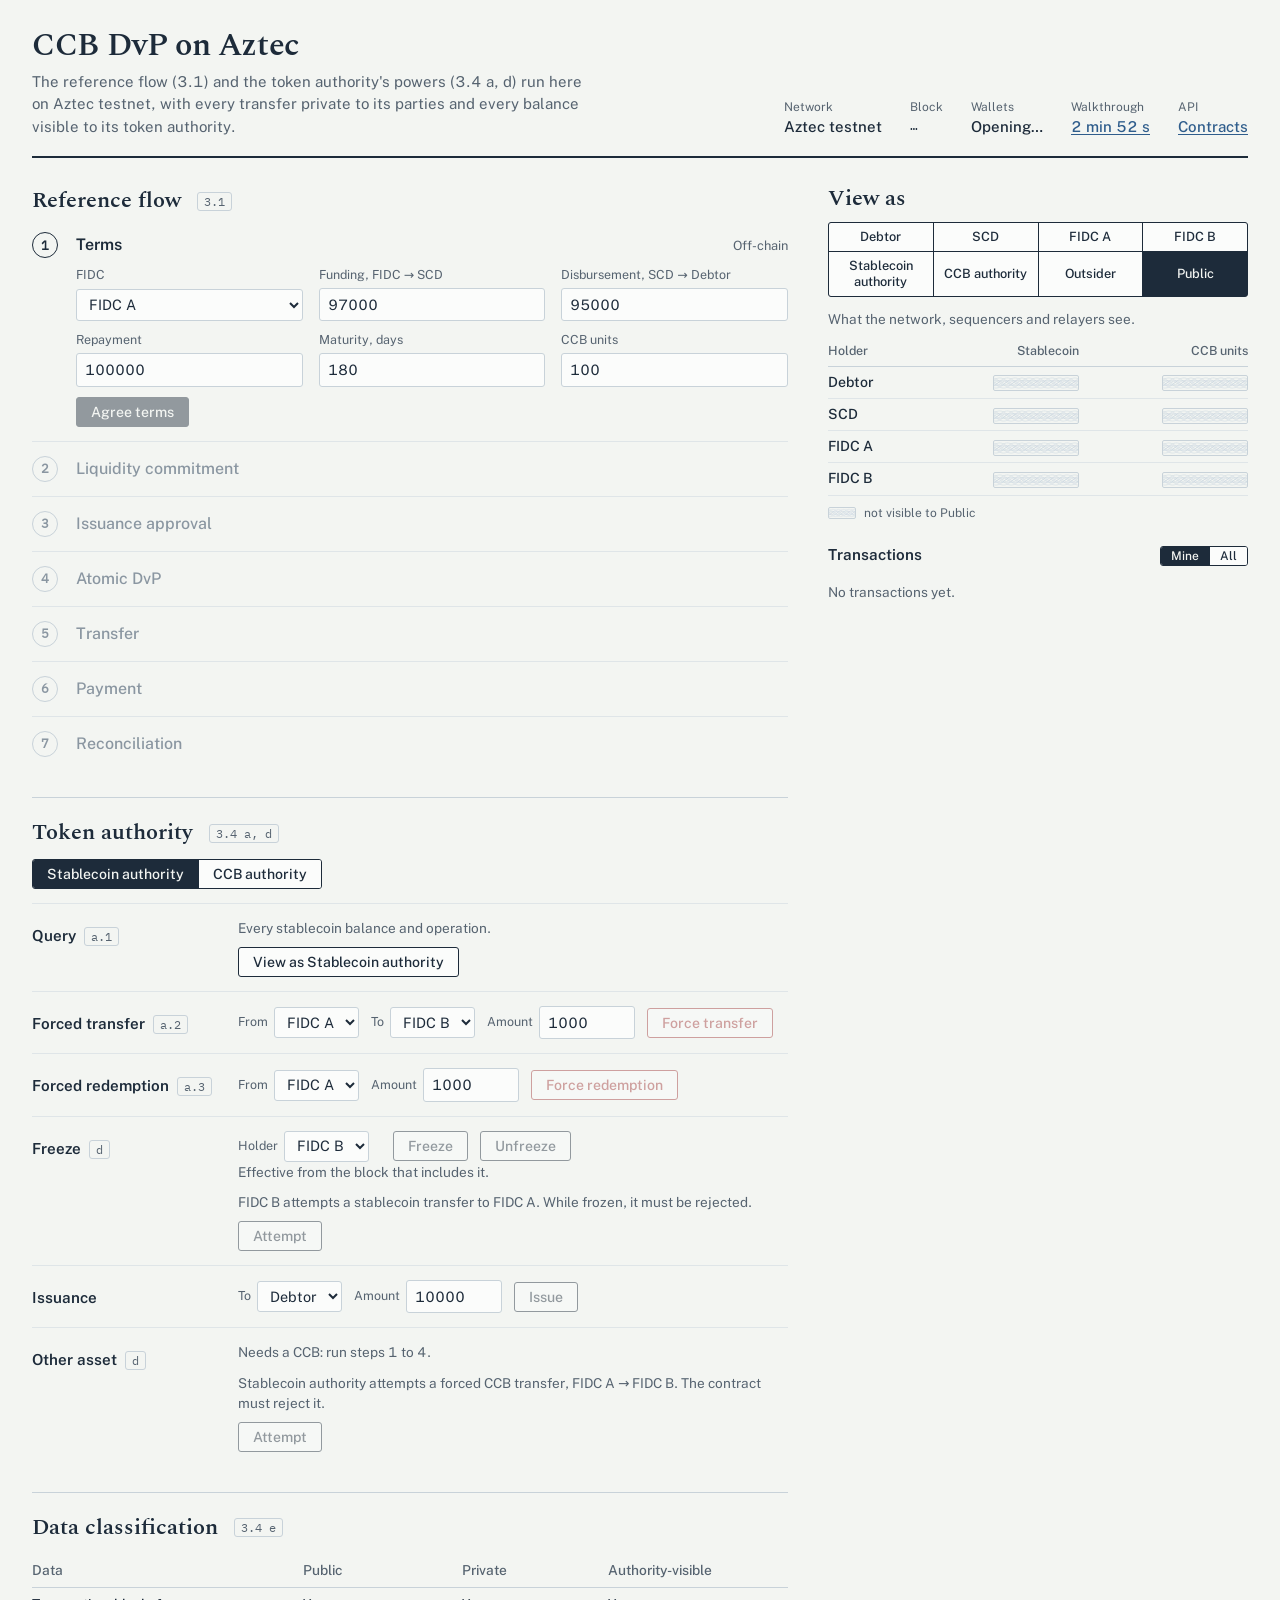
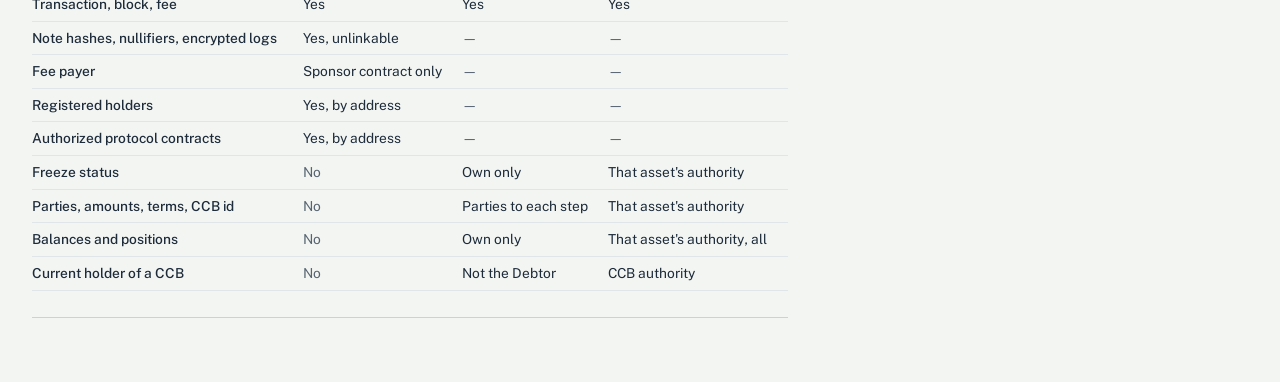
<file: index.html>
<!doctype html>
<html lang="en">
  <head>
    <meta charset="UTF-8" />
    <meta name="viewport" content="width=device-width, initial-scale=1.0" />
    <title>CCB DvP on Aztec</title>
    <script>
      // Proving uses every core only in a cross-origin-isolated page. Where the host does not send the headers for it,
      // a service worker adds them; the page reloads once under it.
      if (!window.crossOriginIsolated && window.isSecureContext && 'serviceWorker' in navigator) {
        navigator.serviceWorker.register('coi-sw.js').then(function (registration) {
          if (navigator.serviceWorker.controller || sessionStorage.getItem('coi-reloaded')) return;
          var reload = function () {
            sessionStorage.setItem('coi-reloaded', '1');
            location.reload();
          };
          var worker = registration.active ? null : registration.installing || registration.waiting;
          if (!worker) return reload();
          worker.addEventListener('statechange', function () {
            if (worker.state === 'activated') reload();
          });
        });
      }
    </script>
    <script type="module" crossorigin src="./assets/demo-DGh0-fZj.js"></script>
    <link rel="modulepreload" crossorigin href="./assets/client-Dk03ZQOG.js">
    <link rel="modulepreload" crossorigin href="./assets/narration-2aV3wpRt.js">
    <link rel="stylesheet" crossorigin href="./assets/client-BDe3JNSp.css">
  </head>
  <body>
    <div id="root"></div>
  </body>
</html>
</file>
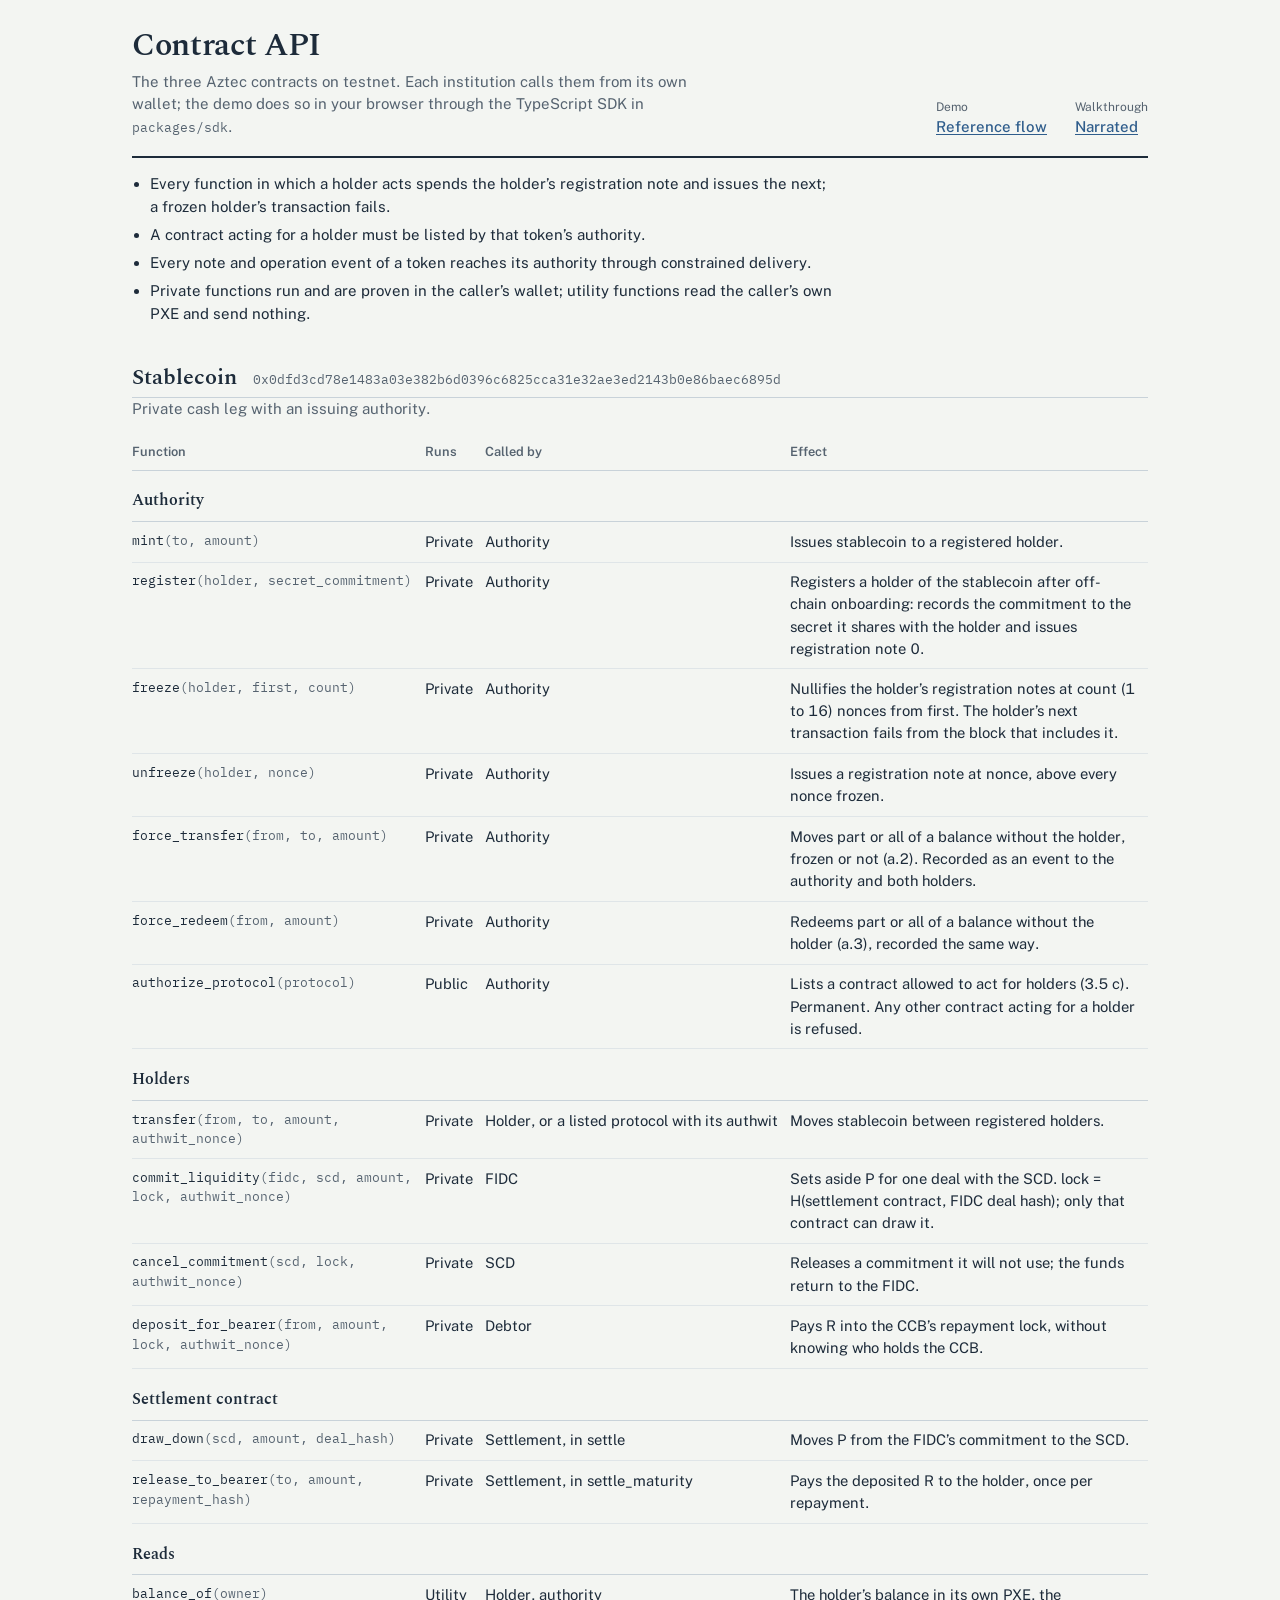
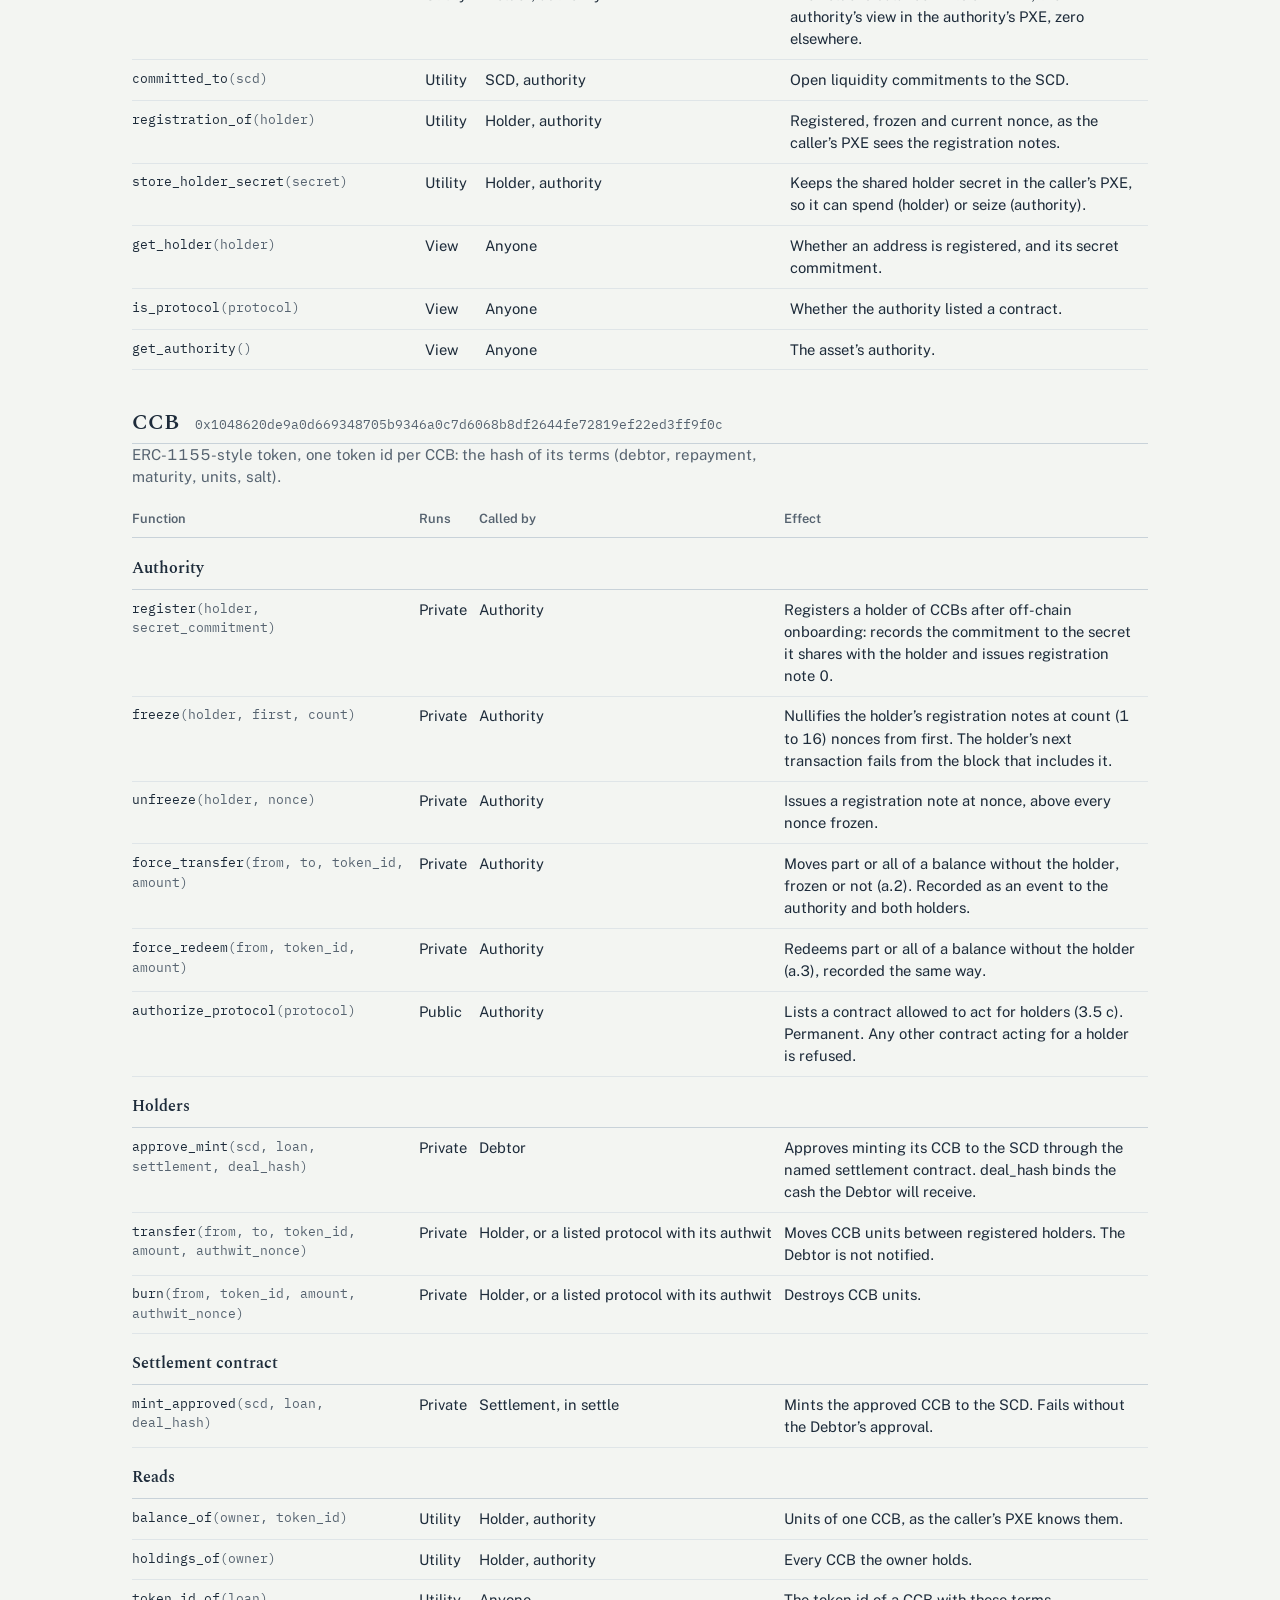
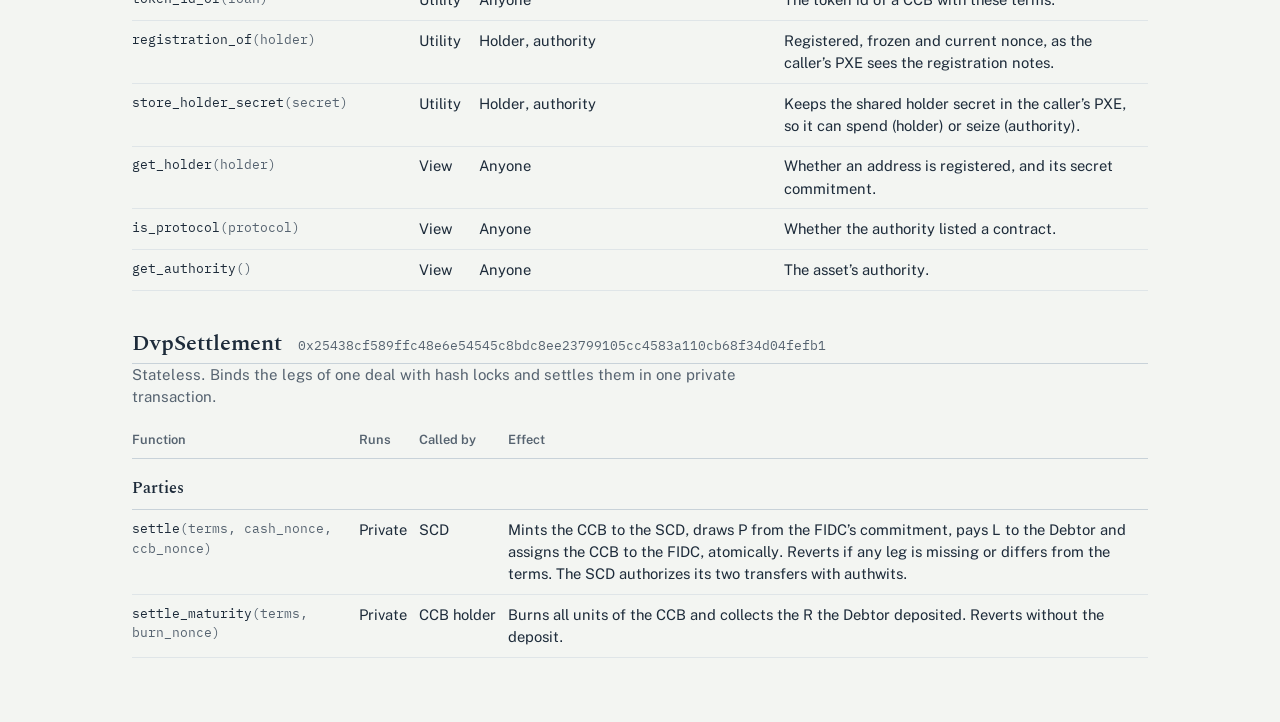
<file: api/index.html>
<!doctype html>
<html lang="en">
  <head>
    <meta charset="UTF-8" />
    <meta name="viewport" content="width=device-width, initial-scale=1.0" />
    <title>CCB DvP on Aztec: contract API</title>
    <script type="module" crossorigin src="../assets/api-D6VACxqR.js"></script>
    <link rel="modulepreload" crossorigin href="../assets/client-Dk03ZQOG.js">
    <link rel="modulepreload" crossorigin href="../assets/testnet-DpWUaeQD.js">
    <link rel="stylesheet" crossorigin href="../assets/client-BDe3JNSp.css">
    <link rel="stylesheet" crossorigin href="../assets/api-BdtbzPCs.css">
  </head>
  <body>
    <div id="root"></div>
  </body>
</html>
</file>
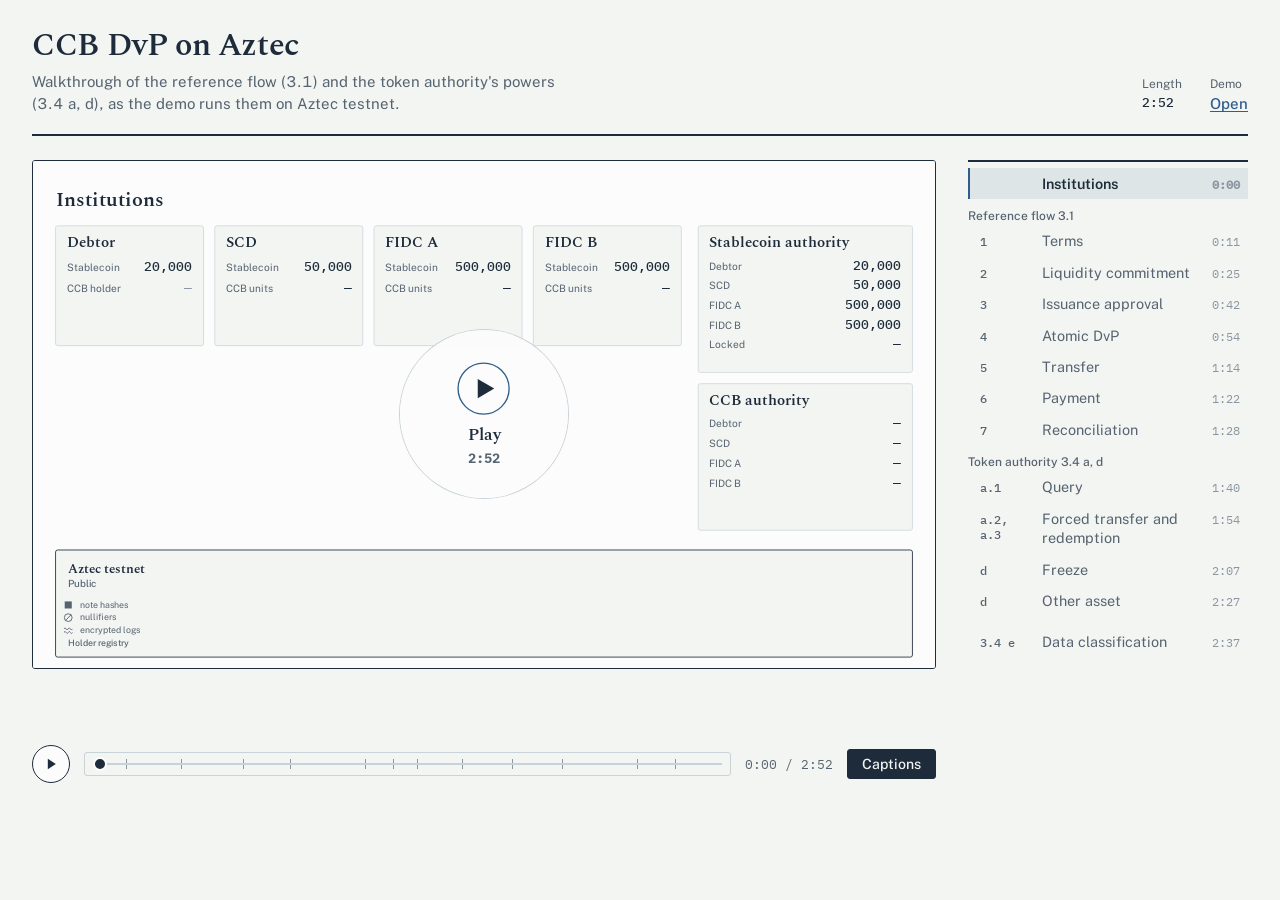
<file: walkthrough/index.html>
<!doctype html>
<html lang="en">
  <head>
    <meta charset="UTF-8" />
    <meta name="viewport" content="width=device-width, initial-scale=1.0" />
    <title>CCB DvP on Aztec: walkthrough</title>
    <script type="module" crossorigin src="../assets/walkthrough-DQ20u4HF.js"></script>
    <link rel="modulepreload" crossorigin href="../assets/client-Dk03ZQOG.js">
    <link rel="modulepreload" crossorigin href="../assets/narration-2aV3wpRt.js">
    <link rel="stylesheet" crossorigin href="../assets/client-BDe3JNSp.css">
    <link rel="stylesheet" crossorigin href="../assets/walkthrough-Ch6VvuQL.css">
  </head>
  <body>
    <div id="root"></div>
  </body>
</html>
</file>
<file: assets/client-BDe3JNSp.css>
@font-face{font-family:Spectral;font-style:normal;font-display:swap;font-weight:500;src:url(./spectral-cyrillic-ext-500-normal-bcG1qx3J.woff2) format("woff2"),url(./spectral-cyrillic-ext-500-normal-B5u3KHyE.woff) format("woff");unicode-range:U+0460-052F,U+1C80-1C8A,U+20B4,U+2DE0-2DFF,U+A640-A69F,U+FE2E-FE2F}@font-face{font-family:Spectral;font-style:normal;font-display:swap;font-weight:500;src:url(./spectral-cyrillic-500-normal-medSbGbm.woff2) format("woff2"),url(./spectral-cyrillic-500-normal-CNC_J6mt.woff) format("woff");unicode-range:U+0301,U+0400-045F,U+0490-0491,U+04B0-04B1,U+2116}@font-face{font-family:Spectral;font-style:normal;font-display:swap;font-weight:500;src:url(./spectral-vietnamese-500-normal-qnENts6X.woff2) format("woff2"),url(./spectral-vietnamese-500-normal-BfZg6KYt.woff) format("woff");unicode-range:U+0102-0103,U+0110-0111,U+0128-0129,U+0168-0169,U+01A0-01A1,U+01AF-01B0,U+0300-0301,U+0303-0304,U+0308-0309,U+0323,U+0329,U+1EA0-1EF9,U+20AB}@font-face{font-family:Spectral;font-style:normal;font-display:swap;font-weight:500;src:url(./spectral-latin-ext-500-normal-CC9VEg_t.woff2) format("woff2"),url(./spectral-latin-ext-500-normal-Bmnp8FUT.woff) format("woff");unicode-range:U+0100-02BA,U+02BD-02C5,U+02C7-02CC,U+02CE-02D7,U+02DD-02FF,U+0304,U+0308,U+0329,U+1D00-1DBF,U+1E00-1E9F,U+1EF2-1EFF,U+2020,U+20A0-20AB,U+20AD-20C0,U+2113,U+2C60-2C7F,U+A720-A7FF}@font-face{font-family:Spectral;font-style:normal;font-display:swap;font-weight:500;src:url(./spectral-latin-500-normal-nNjq7_Cd.woff2) format("woff2"),url(./spectral-latin-500-normal-PrYyf_gG.woff) format("woff");unicode-range:U+0000-00FF,U+0131,U+0152-0153,U+02BB-02BC,U+02C6,U+02DA,U+02DC,U+0304,U+0308,U+0329,U+2000-206F,U+20AC,U+2122,U+2191,U+2193,U+2212,U+2215,U+FEFF,U+FFFD}@font-face{font-family:Spectral;font-style:normal;font-display:swap;font-weight:600;src:url(./spectral-cyrillic-ext-600-normal-CvRHnPuy.woff2) format("woff2"),url(./spectral-cyrillic-ext-600-normal-BVATWin6.woff) format("woff");unicode-range:U+0460-052F,U+1C80-1C8A,U+20B4,U+2DE0-2DFF,U+A640-A69F,U+FE2E-FE2F}@font-face{font-family:Spectral;font-style:normal;font-display:swap;font-weight:600;src:url(./spectral-cyrillic-600-normal-Dl75bDKp.woff2) format("woff2"),url(./spectral-cyrillic-600-normal-veT-ELBO.woff) format("woff");unicode-range:U+0301,U+0400-045F,U+0490-0491,U+04B0-04B1,U+2116}@font-face{font-family:Spectral;font-style:normal;font-display:swap;font-weight:600;src:url(./spectral-vietnamese-600-normal-ZNiwCzjU.woff2) format("woff2"),url(./spectral-vietnamese-600-normal-esmjhrFa.woff) format("woff");unicode-range:U+0102-0103,U+0110-0111,U+0128-0129,U+0168-0169,U+01A0-01A1,U+01AF-01B0,U+0300-0301,U+0303-0304,U+0308-0309,U+0323,U+0329,U+1EA0-1EF9,U+20AB}@font-face{font-family:Spectral;font-style:normal;font-display:swap;font-weight:600;src:url(./spectral-latin-ext-600-normal-DKlDBbgb.woff2) format("woff2"),url(./spectral-latin-ext-600-normal-DnKmvInL.woff) format("woff");unicode-range:U+0100-02BA,U+02BD-02C5,U+02C7-02CC,U+02CE-02D7,U+02DD-02FF,U+0304,U+0308,U+0329,U+1D00-1DBF,U+1E00-1E9F,U+1EF2-1EFF,U+2020,U+20A0-20AB,U+20AD-20C0,U+2113,U+2C60-2C7F,U+A720-A7FF}@font-face{font-family:Spectral;font-style:normal;font-display:swap;font-weight:600;src:url(./spectral-latin-600-normal-DE3OxvnQ.woff2) format("woff2"),url(./spectral-latin-600-normal-DXnQJnYb.woff) format("woff");unicode-range:U+0000-00FF,U+0131,U+0152-0153,U+02BB-02BC,U+02C6,U+02DA,U+02DC,U+0304,U+0308,U+0329,U+2000-206F,U+20AC,U+2122,U+2191,U+2193,U+2212,U+2215,U+FEFF,U+FFFD}@font-face{font-family:Public Sans;font-style:normal;font-display:swap;font-weight:400;src:url(./public-sans-vietnamese-400-normal-TxZB8OSn.woff2) format("woff2"),url(./public-sans-vietnamese-400-normal-BO1meqcx.woff) format("woff");unicode-range:U+0102-0103,U+0110-0111,U+0128-0129,U+0168-0169,U+01A0-01A1,U+01AF-01B0,U+0300-0301,U+0303-0304,U+0308-0309,U+0323,U+0329,U+1EA0-1EF9,U+20AB}@font-face{font-family:Public Sans;font-style:normal;font-display:swap;font-weight:400;src:url(./public-sans-latin-ext-400-normal-mk90oQqJ.woff2) format("woff2"),url(./public-sans-latin-ext-400-normal-B02wwOdZ.woff) format("woff");unicode-range:U+0100-02BA,U+02BD-02C5,U+02C7-02CC,U+02CE-02D7,U+02DD-02FF,U+0304,U+0308,U+0329,U+1D00-1DBF,U+1E00-1E9F,U+1EF2-1EFF,U+2020,U+20A0-20AB,U+20AD-20C0,U+2113,U+2C60-2C7F,U+A720-A7FF}@font-face{font-family:Public Sans;font-style:normal;font-display:swap;font-weight:400;src:url(./public-sans-latin-400-normal-8Rpg0ruU.woff2) format("woff2"),url(./public-sans-latin-400-normal-SBbinRkI.woff) format("woff");unicode-range:U+0000-00FF,U+0131,U+0152-0153,U+02BB-02BC,U+02C6,U+02DA,U+02DC,U+0304,U+0308,U+0329,U+2000-206F,U+20AC,U+2122,U+2191,U+2193,U+2212,U+2215,U+FEFF,U+FFFD}@font-face{font-family:Public Sans;font-style:normal;font-display:swap;font-weight:500;src:url(./public-sans-vietnamese-500-normal-DjztbcKe.woff2) format("woff2"),url(./public-sans-vietnamese-500-normal-CXYe29CY.woff) format("woff");unicode-range:U+0102-0103,U+0110-0111,U+0128-0129,U+0168-0169,U+01A0-01A1,U+01AF-01B0,U+0300-0301,U+0303-0304,U+0308-0309,U+0323,U+0329,U+1EA0-1EF9,U+20AB}@font-face{font-family:Public Sans;font-style:normal;font-display:swap;font-weight:500;src:url(./public-sans-latin-ext-500-normal-DC-z7ASZ.woff2) format("woff2"),url(./public-sans-latin-ext-500-normal-BHCCp-na.woff) format("woff");unicode-range:U+0100-02BA,U+02BD-02C5,U+02C7-02CC,U+02CE-02D7,U+02DD-02FF,U+0304,U+0308,U+0329,U+1D00-1DBF,U+1E00-1E9F,U+1EF2-1EFF,U+2020,U+20A0-20AB,U+20AD-20C0,U+2113,U+2C60-2C7F,U+A720-A7FF}@font-face{font-family:Public Sans;font-style:normal;font-display:swap;font-weight:500;src:url(./public-sans-latin-500-normal-NlrCPXnF.woff2) format("woff2"),url(./public-sans-latin-500-normal-vCxiVFAq.woff) format("woff");unicode-range:U+0000-00FF,U+0131,U+0152-0153,U+02BB-02BC,U+02C6,U+02DA,U+02DC,U+0304,U+0308,U+0329,U+2000-206F,U+20AC,U+2122,U+2191,U+2193,U+2212,U+2215,U+FEFF,U+FFFD}@font-face{font-family:Public Sans;font-style:normal;font-display:swap;font-weight:600;src:url(./public-sans-vietnamese-600-normal-P4BtCUdw.woff2) format("woff2"),url(./public-sans-vietnamese-600-normal-CcnAzmUX.woff) format("woff");unicode-range:U+0102-0103,U+0110-0111,U+0128-0129,U+0168-0169,U+01A0-01A1,U+01AF-01B0,U+0300-0301,U+0303-0304,U+0308-0309,U+0323,U+0329,U+1EA0-1EF9,U+20AB}@font-face{font-family:Public Sans;font-style:normal;font-display:swap;font-weight:600;src:url(./public-sans-latin-ext-600-normal-DchWdWJ_.woff2) format("woff2"),url(./public-sans-latin-ext-600-normal-DfkbVac2.woff) format("woff");unicode-range:U+0100-02BA,U+02BD-02C5,U+02C7-02CC,U+02CE-02D7,U+02DD-02FF,U+0304,U+0308,U+0329,U+1D00-1DBF,U+1E00-1E9F,U+1EF2-1EFF,U+2020,U+20A0-20AB,U+20AD-20C0,U+2113,U+2C60-2C7F,U+A720-A7FF}@font-face{font-family:Public Sans;font-style:normal;font-display:swap;font-weight:600;src:url(./public-sans-latin-600-normal-Fru-LXNs.woff2) format("woff2"),url(./public-sans-latin-600-normal-BR59oU-I.woff) format("woff");unicode-range:U+0000-00FF,U+0131,U+0152-0153,U+02BB-02BC,U+02C6,U+02DA,U+02DC,U+0304,U+0308,U+0329,U+2000-206F,U+20AC,U+2122,U+2191,U+2193,U+2212,U+2215,U+FEFF,U+FFFD}@font-face{font-family:IBM Plex Mono;font-style:normal;font-display:swap;font-weight:400;src:url(./ibm-plex-mono-cyrillic-ext-400-normal-xuaO2J-f.woff2) format("woff2"),url(./ibm-plex-mono-cyrillic-ext-400-normal-DMdlQ8Kv.woff) format("woff");unicode-range:U+0460-052F,U+1C80-1C8A,U+20B4,U+2DE0-2DFF,U+A640-A69F,U+FE2E-FE2F}@font-face{font-family:IBM Plex Mono;font-style:normal;font-display:swap;font-weight:400;src:url(./ibm-plex-mono-cyrillic-400-normal-BSMlKf0J.woff2) format("woff2"),url(./ibm-plex-mono-cyrillic-400-normal-CEL4l2ZJ.woff) format("woff");unicode-range:U+0301,U+0400-045F,U+0490-0491,U+04B0-04B1,U+2116}@font-face{font-family:IBM Plex Mono;font-style:normal;font-display:swap;font-weight:400;src:url(./ibm-plex-mono-vietnamese-400-normal-BulugwFq.woff2) format("woff2"),url(./ibm-plex-mono-vietnamese-400-normal-DDuiU_S-.woff) format("woff");unicode-range:U+0102-0103,U+0110-0111,U+0128-0129,U+0168-0169,U+01A0-01A1,U+01AF-01B0,U+0300-0301,U+0303-0304,U+0308-0309,U+0323,U+0329,U+1EA0-1EF9,U+20AB}@font-face{font-family:IBM Plex Mono;font-style:normal;font-display:swap;font-weight:400;src:url(./ibm-plex-mono-latin-ext-400-normal-BmRBH3aV.woff2) format("woff2"),url(./ibm-plex-mono-latin-ext-400-normal-D3D2R8hC.woff) format("woff");unicode-range:U+0100-02BA,U+02BD-02C5,U+02C7-02CC,U+02CE-02D7,U+02DD-02FF,U+0304,U+0308,U+0329,U+1D00-1DBF,U+1E00-1E9F,U+1EF2-1EFF,U+2020,U+20A0-20AB,U+20AD-20C0,U+2113,U+2C60-2C7F,U+A720-A7FF}@font-face{font-family:IBM Plex Mono;font-style:normal;font-display:swap;font-weight:400;src:url(./ibm-plex-mono-latin-400-normal-DMJ8VG8y.woff2) format("woff2"),url(./ibm-plex-mono-latin-400-normal-CvHOgSBP.woff) format("woff");unicode-range:U+0000-00FF,U+0131,U+0152-0153,U+02BB-02BC,U+02C6,U+02DA,U+02DC,U+0304,U+0308,U+0329,U+2000-206F,U+20AC,U+2122,U+2191,U+2193,U+2212,U+2215,U+FEFF,U+FFFD}:root{--paper: #f3f5f2;--raised: #fbfcfb;--ink: #1d2b3a;--soft: #566370;--faint: #8a96a1;--blue: #2f5d8c;--blue-wash: rgba(47, 93, 140, .1);--green: #2e7d6b;--green-wash: rgba(46, 125, 107, .1);--red: #a23b3b;--red-wash: rgba(162, 59, 59, .08);--amber: #8a6418;--rule: #c8d2d9;--rule-fine: #dfe5e8;--serif: "Spectral", Georgia, serif;--sans: "Public Sans", system-ui, sans-serif;--mono: "IBM Plex Mono", ui-monospace, monospace;color-scheme:light}*{box-sizing:border-box}html{background:var(--paper)}body{margin:0;font:15px/1.5 var(--sans);color:var(--ink);font-variant-numeric:tabular-nums}h1,h2{font-family:var(--serif);font-weight:600;line-height:1.15;margin:0}h1{font-size:2rem;letter-spacing:-.01em}h2{font-size:1.4rem}h3{font-size:.95rem;font-weight:600;margin:0}p{margin:0}a{color:var(--blue);text-underline-offset:2px}.mono{font-family:var(--mono);font-size:.86em}.muted{color:var(--soft)}.num{text-align:right}:focus-visible{outline:2px solid var(--blue);outline-offset:2px}.page{max-width:1320px;margin:0 auto;padding:28px 32px 64px}.masthead{display:flex;justify-content:space-between;align-items:flex-end;gap:32px;padding-bottom:18px;border-bottom:2px solid var(--ink)}.standfirst{margin-top:6px;color:var(--soft);max-width:62ch}.network{display:flex;gap:28px;margin:0}.network dt{font-size:.75rem;color:var(--soft)}.network dd{margin:0;font-weight:500}.starting{padding:64px 0;color:var(--soft)}.layout{display:grid;grid-template-columns:minmax(0,1fr) 420px;gap:40px;align-items:start;margin-top:8px}.side{position:sticky;top:16px;max-height:calc(100vh - 32px);overflow-y:auto;padding-top:20px}.flow{padding:22px 0 26px;border-bottom:1px solid var(--rule)}.section-head{display:flex;justify-content:space-between;align-items:baseline;gap:16px;margin-bottom:14px}.section-head.small{margin:22px 0 8px}.section-aside{display:flex;align-items:baseline;gap:12px;font-size:.85rem}.ref{margin-left:10px;padding:1px 6px;border:1px solid var(--rule);border-radius:3px;font:500 .72rem/1.4 var(--mono);color:var(--soft);vertical-align:middle;white-space:nowrap}h3 .ref{margin-left:8px}.steps{list-style:none;margin:0;padding:0}.step{display:grid;grid-template-columns:30px minmax(0,1fr);gap:14px;padding:14px 0;border-top:1px solid var(--rule-fine)}.step:first-child{border-top:none;padding-top:4px}.step-n{width:26px;height:26px;border:1.5px solid var(--ink);border-radius:50%;display:grid;place-items:center;font:600 .8rem var(--mono)}.step.waiting .step-n{border-color:var(--rule);color:var(--faint)}.step.waiting h3{color:var(--faint);font-weight:500}.step-body>*+*{margin-top:8px}.step-head{display:flex;justify-content:space-between;align-items:baseline;gap:12px;min-height:26px}.step-head h3{font-size:1rem;line-height:26px}.optional{margin-left:8px;font-size:.75rem;font-weight:400;color:var(--soft)}.actor{font-size:.8rem;color:var(--soft);white-space:nowrap}.terms{display:grid;grid-template-columns:repeat(auto-fit,minmax(150px,1fr));gap:10px 24px;margin:0}.terms dt{font-size:.75rem;color:var(--soft)}.terms dd{margin:0;font-weight:600}.legs{border-collapse:collapse;min-width:360px}.legs th,.legs td{padding:3px 18px 3px 0;border-bottom:1px solid var(--rule-fine);text-align:left;font-weight:400}.legs th{color:var(--soft);font-size:.85rem}.legs td.num{text-align:right;padding-right:0;font-weight:600}.complete{display:flex;align-items:center;gap:16px;padding:14px 0 0 44px}.fields{display:grid;grid-template-columns:repeat(auto-fit,minmax(170px,1fr));gap:10px 16px}.field{display:grid;gap:3px;font-size:.78rem;color:var(--soft)}.field.inline{display:inline-flex;align-items:center;gap:6px}input,select{font:inherit;font-size:.9rem;color:var(--ink);background:var(--raised);border:1px solid var(--rule);border-radius:3px;padding:5px 8px}.field.inline input{width:96px}.controls{display:flex;flex-wrap:wrap;align-items:center;gap:8px 12px;margin-top:10px}.controls .note{flex-basis:100%}button{font:500 .88rem var(--sans);color:var(--ink);background:var(--raised);border:1px solid var(--ink);border-radius:3px;padding:6px 14px;cursor:pointer}button:hover:not(:disabled){background:var(--blue-wash)}button.primary{background:var(--ink);color:var(--paper)}button.primary:hover:not(:disabled){background:var(--blue);border-color:var(--blue)}button.seal{border-color:var(--red);color:var(--red)}button.seal:hover:not(:disabled){background:var(--red-wash)}button:disabled{opacity:.45;cursor:not-allowed}button.quiet{border:none;background:none;padding:0;color:var(--blue);text-decoration:underline;text-underline-offset:2px}.note{font-size:.85rem;color:var(--soft)}.state{font-size:.85rem;font-weight:500}.outcome{font-size:.88rem;padding:6px 10px;border-left:3px solid;margin-top:10px}.outcome.running{display:flex;align-items:center;gap:8px;border-color:var(--amber);color:var(--amber);background:#8a641812}.outcome.done{border-color:var(--green);background:var(--green-wash)}.outcome.done>*+*{margin-top:6px}.outcome.failed{border-color:var(--red);background:var(--red-wash);color:var(--red)}.outcome.expected{border-color:var(--green);background:var(--green-wash)}.pulse{width:8px;height:8px;border-radius:50%;background:currentColor;animation:pulse 1.2s ease-in-out infinite}@keyframes pulse{50%{opacity:.25}}.seen{display:flex;flex-wrap:wrap;align-items:center;gap:4px;font-size:.75rem}.seen.pending{color:var(--soft)}.seen-label{color:var(--soft);margin-right:4px}.chip{padding:1px 7px;border-radius:10px;border:1px solid var(--rule);white-space:nowrap}.chip.on{background:var(--ink);border-color:var(--ink);color:var(--paper)}.chip.off{color:var(--faint);text-decoration:line-through}.segmented,.viewers,.toggle{display:inline-flex;border:1px solid var(--ink);border-radius:3px;overflow:hidden}.segmented button,.viewers button,.toggle button{border:none;border-radius:0;background:var(--raised)}.segmented button+button,.toggle button+button{border-left:1px solid var(--ink)}.segmented button.on,.viewers button.on,.toggle button.on{background:var(--ink);color:var(--paper)}.power{display:grid;grid-template-columns:190px minmax(0,1fr);gap:16px;padding:14px 0;border-top:1px solid var(--rule-fine)}.segmented+.power{margin-top:14px}.power h3{padding-top:7px}.power-body>.controls:first-child{margin-top:0}table{border-collapse:collapse}.classification{width:100%;font-size:.86rem}.classification th,.classification td{text-align:left;padding:6px 12px 6px 0;border-bottom:1px solid var(--rule-fine);vertical-align:top}.classification thead th{font-weight:500;color:var(--soft);border-bottom:1px solid var(--rule)}.classification tbody th{font-weight:500}.lens .section-head{margin-bottom:10px}.viewers{display:grid;grid-template-columns:repeat(4,1fr);background:var(--ink);gap:1px;width:100%}.viewers button{font-size:.8rem;padding:6px 4px;line-height:1.25}.caption{margin:12px 0 8px;font-size:.85rem;color:var(--soft)}.balances,.public{width:100%;font-size:.88rem}.balances th,.balances td,.public th,.public td{padding:5px 0;border-bottom:1px solid var(--rule-fine);text-align:left}.balances td,.public th,.public td{padding-left:10px}.public th:first-child,.public td:first-child{padding-left:0}.balances th.num,.balances td.num,.public th.num,.public td.num{text-align:right}.balances thead th,.public thead th{font-weight:500;font-size:.78rem;color:var(--soft);border-bottom:1px solid var(--rule)}.balances tbody th{font-weight:500}.balances tr.own th,.balances tr.own td{background:var(--blue-wash)}.balances tr.own th{padding-left:6px}.hidden-value{display:inline-block;width:86px;height:16px;vertical-align:middle;background-image:var(--guilloche-fine);background-size:auto 100%;border:1px solid var(--rule);border-radius:2px}.legend{display:flex;align-items:center;gap:8px;margin-top:8px;font-size:.75rem;color:var(--soft)}.legend .hidden-value{width:28px;height:12px}.toggle button{font-size:.75rem;padding:2px 10px}.ops{list-style:none;margin:0;padding:0;font-size:.85rem}.ops li{display:flex;justify-content:space-between;gap:12px;padding:5px 0;border-bottom:1px solid var(--rule-fine)}.ops li a{white-space:nowrap}.public td.clean{color:var(--green)}.public td.leak{color:var(--red);font-weight:600}.empty{font-size:.85rem;color:var(--soft);padding:6px 0}@media(max-width:1023px){.layout{grid-template-columns:minmax(0,1fr)}.side{position:static;max-height:none;overflow:visible;border-top:2px solid var(--ink)}}@media(max-width:640px){.page{padding:18px 16px 48px}.masthead{flex-direction:column;align-items:flex-start;gap:14px}.power{grid-template-columns:minmax(0,1fr);gap:6px}.legs{min-width:0;width:100%}}@media(prefers-reduced-motion:reduce){.pulse{animation:none}}
</file>
<file: assets/api-BdtbzPCs.css>
.apidoc{max-width:1080px}.apidoc .contract{margin-top:2.5rem}.apidoc .contract-head{display:flex;flex-wrap:wrap;align-items:baseline;gap:.25rem 1rem;border-bottom:1px solid var(--rule);padding-bottom:.4rem}.apidoc .contract-head h2{margin:0}.apidoc .contract-head .mono{color:var(--soft);font-size:.8rem;word-break:break-all}.apidoc .contract p.lead{max-width:72ch;color:var(--soft)}.apidoc table.functions{width:100%;border-collapse:collapse;margin-top:.75rem;font-size:.92rem}.apidoc table.functions th,.apidoc table.functions td{text-align:left;vertical-align:top;padding:.55rem .75rem .55rem 0;border-bottom:1px solid var(--rule-fine)}.apidoc table.functions thead th{font-weight:600;color:var(--soft);font-size:.8rem;border-bottom:1px solid var(--rule)}.apidoc table.functions td.sig{font-family:var(--mono);font-size:.82rem;white-space:nowrap}.apidoc table.functions td.sig .args{color:var(--soft);white-space:normal}.apidoc table.functions td.kind,.apidoc table.functions td.caller{white-space:nowrap}.apidoc table.functions tr.group th{padding-top:1.1rem;font-family:var(--serif);font-weight:600;font-size:1rem;color:var(--ink);border-bottom:1px solid var(--rule)}.apidoc ul.rules{max-width:78ch;padding-left:1.1rem}.apidoc ul.rules li{margin:.35rem 0}@media(max-width:760px){.apidoc table.functions td.sig{white-space:normal}.apidoc table.functions td.kind{display:none}.apidoc table.functions thead th:nth-child(2){display:none}}
</file>
<file: assets/walkthrough-Ch6VvuQL.css>
@font-face{font-family:IBM Plex Mono;font-style:normal;font-display:swap;font-weight:500;src:url(./ibm-plex-mono-cyrillic-ext-500-normal-BqneJy0T.woff2) format("woff2"),url(./ibm-plex-mono-cyrillic-ext-500-normal-BIfNGwUT.woff) format("woff");unicode-range:U+0460-052F,U+1C80-1C8A,U+20B4,U+2DE0-2DFF,U+A640-A69F,U+FE2E-FE2F}@font-face{font-family:IBM Plex Mono;font-style:normal;font-display:swap;font-weight:500;src:url(./ibm-plex-mono-cyrillic-500-normal-Bq9vWWag.woff2) format("woff2"),url(./ibm-plex-mono-cyrillic-500-normal-Ael50iVv.woff) format("woff");unicode-range:U+0301,U+0400-045F,U+0490-0491,U+04B0-04B1,U+2116}@font-face{font-family:IBM Plex Mono;font-style:normal;font-display:swap;font-weight:500;src:url(./ibm-plex-mono-vietnamese-500-normal-DZ4AoWbu.woff2) format("woff2"),url(./ibm-plex-mono-vietnamese-500-normal-C8zxqsMH.woff) format("woff");unicode-range:U+0102-0103,U+0110-0111,U+0128-0129,U+0168-0169,U+01A0-01A1,U+01AF-01B0,U+0300-0301,U+0303-0304,U+0308-0309,U+0323,U+0329,U+1EA0-1EF9,U+20AB}@font-face{font-family:IBM Plex Mono;font-style:normal;font-display:swap;font-weight:500;src:url(./ibm-plex-mono-latin-ext-500-normal-CAhNIIs5.woff2) format("woff2"),url(./ibm-plex-mono-latin-ext-500-normal-CZ70TYgx.woff) format("woff");unicode-range:U+0100-02BA,U+02BD-02C5,U+02C7-02CC,U+02CE-02D7,U+02DD-02FF,U+0304,U+0308,U+0329,U+1D00-1DBF,U+1E00-1E9F,U+1EF2-1EFF,U+2020,U+20A0-20AB,U+20AD-20C0,U+2113,U+2C60-2C7F,U+A720-A7FF}@font-face{font-family:IBM Plex Mono;font-style:normal;font-display:swap;font-weight:500;src:url(./ibm-plex-mono-latin-500-normal-DSY6xOcd.woff2) format("woff2"),url(./ibm-plex-mono-latin-500-normal-CB9ihrfo.woff) format("woff");unicode-range:U+0000-00FF,U+0131,U+0152-0153,U+02BB-02BC,U+02C6,U+02DA,U+02DC,U+0304,U+0308,U+0329,U+2000-206F,U+20AC,U+2122,U+2191,U+2193,U+2212,U+2215,U+FEFF,U+FFFD}.walkthrough{max-width:1480px}.wt-layout{display:grid;grid-template-columns:minmax(0,1fr) 280px;gap:32px;align-items:start;margin-top:24px}.screen{position:relative;border:1px solid var(--ink);border-radius:3px;overflow:hidden;background:var(--raised)}.stage{display:block;width:100%;height:auto;user-select:none}.start{position:absolute;inset:0;margin:auto;width:clamp(92px,20%,168px);height:auto;aspect-ratio:1;display:grid;place-items:center;align-content:center;gap:2px;border:none;border-radius:50%;background:#fbfcfbf0;box-shadow:0 0 0 1px var(--rule);font:600 1.05rem var(--serif)}.start svg{width:38%;height:auto;margin-bottom:4%}.start-rim{fill:none;stroke:var(--blue);stroke-width:.05}.start-icon{fill:var(--ink)}.start .mono{color:var(--soft);font-size:.8rem}.start:hover:not(:disabled){background:var(--raised);box-shadow:0 0 0 2px var(--blue)}.end{position:absolute;inset:0;display:flex;align-items:center;justify-content:center;gap:14px;background:#f3f5f2d1}.end a.primary{font:500 .88rem var(--sans);padding:6px 14px;border:1px solid var(--ink);border-radius:3px;background:var(--ink);color:var(--paper);text-decoration:none}.end a.primary:hover{background:var(--blue);border-color:var(--blue)}.wt-caption{min-height:3.1em;margin:14px 2px 0;max-width:78ch;font:500 1.05rem/1.5 var(--sans)}.transport{display:flex;align-items:center;gap:14px;margin-top:10px}.transport .play{display:grid;place-items:center;width:38px;height:38px;padding:0;border-radius:50%}.transport .play svg{width:16px;height:16px;fill:var(--ink)}.scrub{position:relative;flex:1;height:24px}.ticks span{position:absolute;top:7px;width:1px;height:10px;background:var(--faint)}.scrub input{position:absolute;inset:0;width:100%;margin:0;background:transparent;appearance:none;-webkit-appearance:none;cursor:pointer}.scrub input::-webkit-slider-runnable-track{height:2px;background:linear-gradient(to right,var(--blue) var(--p),var(--rule) var(--p))}.scrub input::-moz-range-track{height:2px;background:linear-gradient(to right,var(--blue) var(--p),var(--rule) var(--p))}.scrub input::-webkit-slider-thumb{-webkit-appearance:none;width:14px;height:14px;margin-top:-6px;border-radius:50%;background:var(--ink);border:2px solid var(--raised)}.scrub input::-moz-range-thumb{width:12px;height:12px;border-radius:50%;background:var(--ink);border:2px solid var(--raised)}.time{color:var(--soft);white-space:nowrap}.transport .cc[aria-pressed=true]{background:var(--ink);color:var(--paper)}.chapters{border-top:2px solid var(--ink);padding-top:6px}.chapter-group+.chapter-group{margin-top:10px}.chapters h2{margin:8px 0 2px;font:500 .75rem var(--sans);color:var(--soft)}.chapters ol{list-style:none;margin:0;padding:0}.chapters button{display:grid;grid-template-columns:54px minmax(0,1fr) auto;gap:8px;align-items:baseline;width:100%;padding:6px 8px 6px 10px;border:none;border-left:2px solid transparent;border-radius:0;background:none;text-align:left;font:400 .9rem/1.35 var(--sans);color:var(--soft)}.chapters button.past{color:var(--ink)}.chapters button.current{border-left-color:var(--blue);background:var(--blue-wash);color:var(--ink);font-weight:600}.chapter-n{font:500 .75rem var(--mono);color:var(--soft)}.chapter-time{color:var(--faint);font-size:.75rem}@media(max-width:1100px){.wt-layout{grid-template-columns:minmax(0,1fr)}}.stage .stage-bg{fill:var(--raised)}.stage text{font-family:var(--sans);font-variant-numeric:tabular-nums}.stage .heading-group{font:500 14px var(--sans);fill:var(--soft)}.stage .heading-title{font:600 29px var(--serif);fill:var(--ink)}.stage .heading-ref{font:500 17px var(--mono);fill:var(--soft)}.stage .card-face{fill:var(--paper);stroke:var(--rule);stroke-width:1}.stage .card.acting.blue .card-face{stroke:var(--blue);stroke-width:2.5}.stage .card.acting.seal .card-face{stroke:var(--red);stroke-width:2.5}.stage .card.received .card-face{fill:#e8eef4;stroke:var(--blue)}.stage .card.rejected .card-face{fill:#f6eaea;stroke:var(--red)}.stage .card-name{font:600 21px var(--serif);fill:var(--ink)}.stage .s-chip{font:600 12.5px var(--sans)}.stage .s-chip.blue{fill:var(--blue)}.stage .s-chip.seal,.stage .s-chip.red{fill:var(--red)}.stage .row-label{font:400 14.5px var(--sans);fill:var(--soft)}.stage .amount{font:500 18px var(--mono);fill:var(--ink);transition:fill .3s}.stage .amount.small{font-size:15px}.stage .amount.up{fill:var(--green)}.stage .amount.down{fill:var(--amber)}.stage .amount.muted{fill:var(--faint)}.stage .amount.locked{fill:var(--soft)}.stage .amount.seal{fill:var(--red)}.stage .hidden{stroke:var(--rule);stroke-width:.6}.stage .hidden-ground{fill:var(--paper)}.stage .holder-cue{fill:none;stroke:var(--blue);stroke-width:2;opacity:0;transition:opacity .25s}.stage .holder-cue.on{opacity:1}.stage .reading{fill:none;stroke:var(--red);stroke-width:1.5;stroke-dasharray:5 4}.stage .trace,.stage .flag{font:500 13px var(--mono);fill:var(--red)}.stage .flag{font:600 12px var(--sans)}.stage .sheet{fill:var(--raised);stroke:var(--ink);stroke-width:1.2}.stage .sheet-border{fill:none;stroke:url(#guilloche);stroke-width:8}.stage .sheet-title{font:600 23px var(--serif);fill:var(--ink)}.stage .sheet-aside{font:500 14px var(--sans);fill:var(--soft)}.stage .term-bg{fill:transparent;transition:fill .25s}.stage .term.on .term-bg{fill:var(--blue-wash)}.stage .term-label{font:400 16px var(--sans);fill:var(--ink)}.stage .exec-title{font:600 20px var(--serif);fill:var(--ink)}.stage .exec-phase{font:600 13.5px var(--sans);fill:var(--blue)}.stage .exec-phase.rejected{fill:var(--red)}.stage .rule{stroke:var(--ink);stroke-width:1}.stage .fn{font:500 15.5px var(--mono);fill:var(--ink)}.stage .detail{font:400 15px var(--sans);fill:var(--soft)}.stage .nest{fill:none;stroke:var(--faint)}.stage .s-note{font:500 15px var(--sans);fill:var(--blue)}.stage .s-note.red{fill:var(--red)}.stage .stamp{fill:#f6eaea;stroke:var(--red);stroke-width:1.5}.stage .stamp-text{font:600 15.5px var(--sans);fill:var(--red)}.stage .seal path,.stage .seal circle{fill:none;stroke-width:.9px;vector-effect:non-scaling-stroke}.stage .seal .seal-rim{stroke-width:1.8px}.stage .seal.blue{stroke:var(--blue)}.stage .seal.red{stroke:var(--red)}.stage .seal-label{font:500 14px var(--sans);fill:var(--soft)}.stage .seal-label.red{fill:var(--red);font-weight:600}.stage .no-proof{fill:none;stroke:var(--red);stroke-width:1.4;stroke-dasharray:7 6}.stage .envelope rect{fill:var(--raised);stroke:var(--blue);stroke-width:1.3}.stage .envelope path{fill:none;stroke:var(--blue);stroke-width:1.3}.stage .secrets path{fill:none;stroke:var(--red);stroke-width:1.2}.stage .secrets .ccb>path{stroke-dasharray:6 4}.stage .key circle,.stage .key path{fill:var(--raised);stroke:var(--red);stroke-width:1.5;stroke-dasharray:none}.stage .key path{fill:none}.stage .band-face{fill:var(--paper);stroke:var(--ink);stroke-width:1.2}.stage .band-public .band-face{stroke:var(--blue);stroke-width:2.5}.stage .band-title{font:600 19px var(--serif);fill:var(--ink)}.stage .band-aside{font:500 14px var(--sans);fill:var(--soft)}.stage .band-registry{font:500 12.5px var(--sans);fill:var(--soft)}.stage .band-registry.cue{fill:var(--blue)}.stage .s-legend text{font:400 12.5px var(--sans);fill:var(--soft)}.stage .block-face{fill:var(--raised);stroke:var(--rule);stroke-width:1}.stage .block.latest .block-face{stroke:var(--ink)}.stage .block.fresh .block-face{stroke:var(--blue);stroke-width:2.5}.stage a:hover .block-face,.stage a:focus-visible .block-face{stroke:var(--blue);stroke-width:2}.stage a{cursor:pointer}.stage a:focus{outline:none}.stage .block-n{font:600 15.5px var(--serif);fill:var(--ink)}.stage .block-hash{font:400 10.5px var(--mono);fill:var(--soft)}.stage .cue{fill:var(--blue)}.stage .glyph-row text{font:500 13px var(--mono);fill:var(--ink)}.stage .glyph-row.cue text{fill:var(--blue)}.stage .g-note{fill:var(--ink)}.stage .g-null circle,.stage .g-null path,.stage .g-log,.stage .g-write{fill:none;stroke:var(--ink);stroke-width:1.3}.stage .glyph-row.cue .g-note{fill:var(--blue)}.stage .glyph-row.cue .g-null circle,.stage .glyph-row.cue .g-null path,.stage .glyph-row.cue .g-log,.stage .glyph-row.cue .g-write{stroke:var(--blue)}.stage .s-legend .g-note{fill:var(--soft)}.stage .s-legend .g-null circle,.stage .s-legend .g-null path,.stage .s-legend .g-log,.stage .s-legend .g-write{stroke:var(--soft)}@media(prefers-reduced-motion:reduce){.stage .amount,.stage .term-bg,.stage .holder-cue{transition:none}}
</file>
